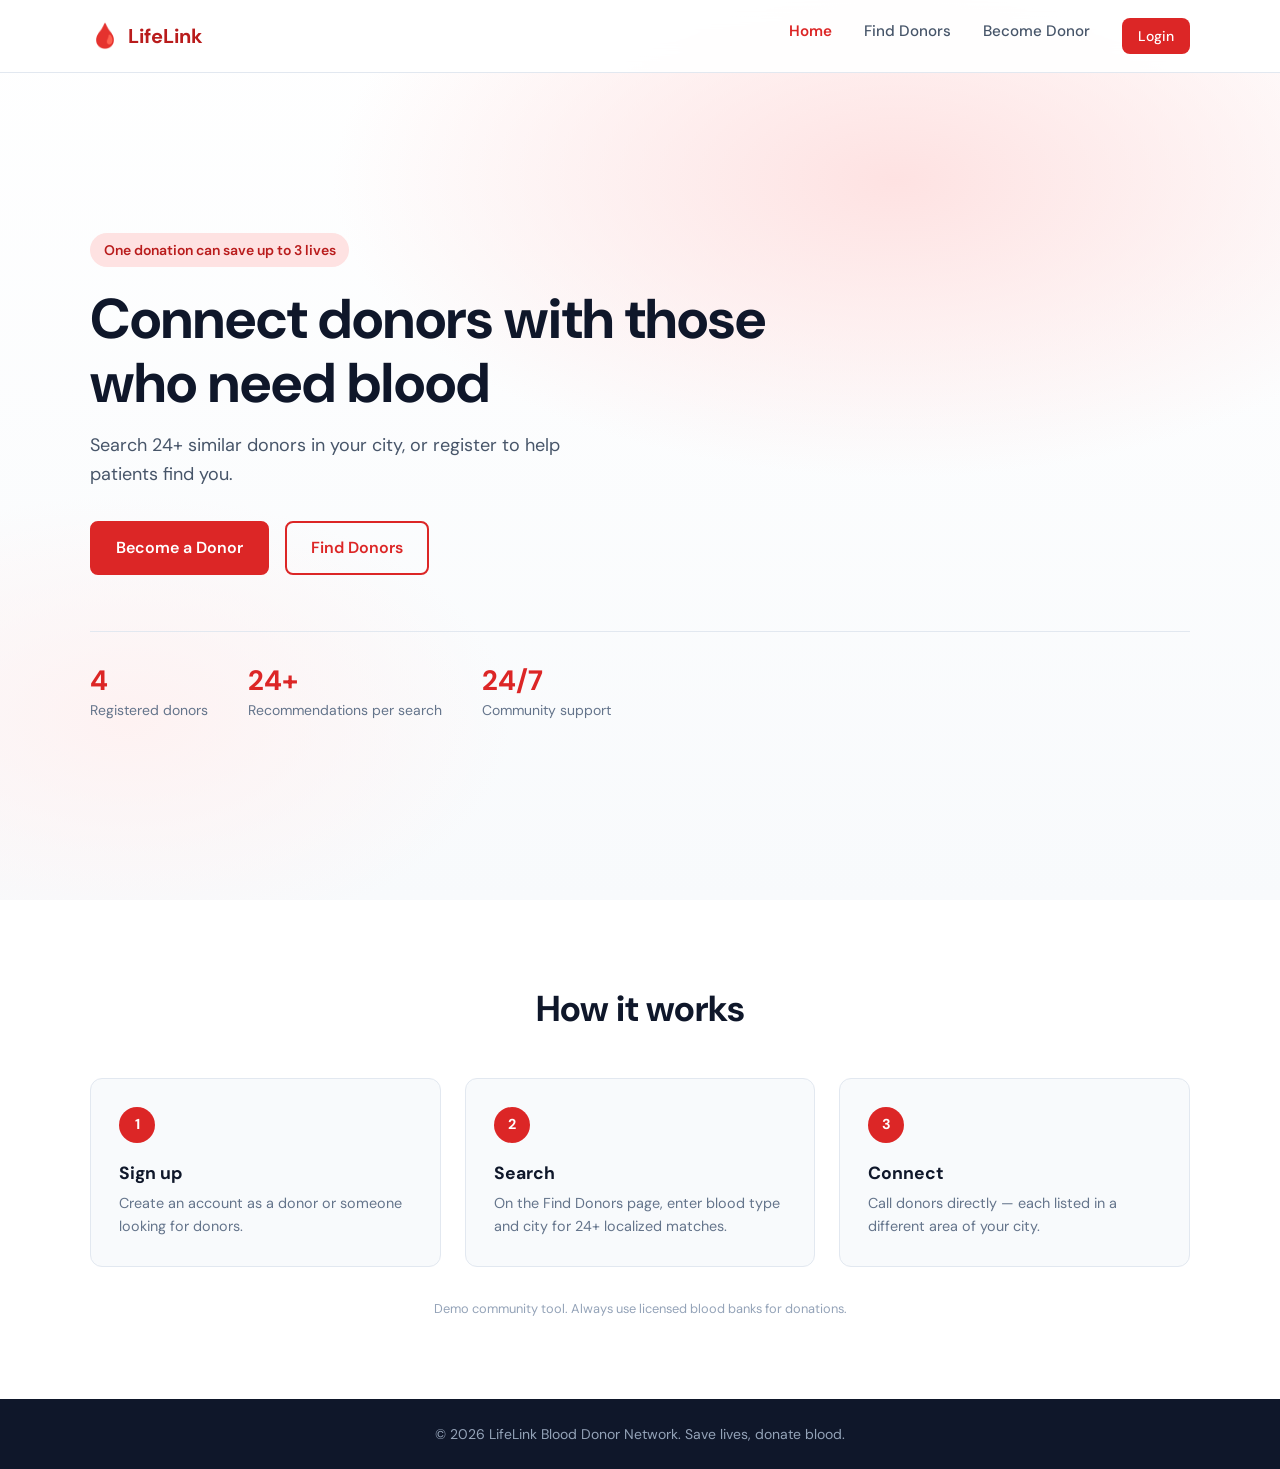
<file: index.html>
<!DOCTYPE html>
<html lang="en">
<head>
  <meta charset="UTF-8">
  <meta name="viewport" content="width=device-width, initial-scale=1.0">
  <title>LifeLink — Blood Donor Network</title>
  <link rel="preconnect" href="https://fonts.googleapis.com">
  <link rel="preconnect" href="https://fonts.gstatic.com" crossorigin>
  <link href="https://fonts.googleapis.com/css2?family=DM+Sans:ital,opsz,wght@0,9..40,400;0,9..40,500;0,9..40,600;0,9..40,700;1,9..40,400&display=swap" rel="stylesheet">
  <link rel="stylesheet" href="styles.css">
</head>
<body data-page="home">
  <header class="header">
    <nav class="nav container">
      <a href="index.html" class="logo">
        <span class="logo-icon">🩸</span>
        <span>LifeLink</span>
      </a>
      <ul class="nav-links">
        <li><a href="index.html" data-nav="home">Home</a></li>
        <li><a href="find-donors.html" data-nav="find">Find Donors</a></li>
        <li><a href="become-donor.html" data-nav="donor">Become Donor</a></li>
        <li class="nav-auth" id="nav-guest">
          <a href="login.html" class="btn btn-nav-signup">Login</a>
        </li>
        <li class="nav-auth nav-user" id="nav-user" hidden>
          <span class="nav-greeting">Hi, <strong id="nav-username"></strong></span>
          <button type="button" id="btn-logout" class="btn btn-nav-logout">Logout</button>
        </li>
      </ul>
      <button class="nav-toggle" aria-label="Toggle menu">
        <span></span><span></span><span></span>
      </button>
    </nav>
  </header>

  <main>
    <section id="home" class="hero">
      <div class="hero-bg"></div>
      <div class="container hero-content">
        <p class="hero-tag">One donation can save up to 3 lives</p>
        <h1>Connect donors with those who need blood</h1>
        <p class="hero-desc">Search 24+ similar donors in your city, or register to help patients find you.</p>
        <div class="hero-actions">
          <a href="become-donor.html" class="btn btn-primary">Become a Donor</a>
          <a href="find-donors.html" class="btn btn-outline">Find Donors</a>
        </div>
        <div class="hero-stats">
          <div class="stat">
            <strong id="stat-donors">0</strong>
            <span>Registered donors</span>
          </div>
          <div class="stat">
            <strong>24+</strong>
            <span>Recommendations per search</span>
          </div>
          <div class="stat">
            <strong>24/7</strong>
            <span>Community support</span>
          </div>
        </div>
      </div>
    </section>

    <section id="about" class="section about-section">
      <div class="container">
        <h2>How it works</h2>
        <div class="steps-grid">
          <article class="step-card">
            <span class="step-num">1</span>
            <h3>Sign up</h3>
            <p>Create an account as a donor or someone looking for donors.</p>
          </article>
          <article class="step-card">
            <span class="step-num">2</span>
            <h3>Search</h3>
            <p>On the Find Donors page, enter blood type and city for 24+ localized matches.</p>
          </article>
          <article class="step-card">
            <span class="step-num">3</span>
            <h3>Connect</h3>
            <p>Call donors directly — each listed in a different area of your city.</p>
          </article>
        </div>
        <p class="disclaimer">Demo community tool. Always use licensed blood banks for donations.</p>
      </div>
    </section>
  </main>

  <footer class="footer">
    <div class="container">
      <p>&copy; 2026 LifeLink Blood Donor Network. Save lives, donate blood.</p>
    </div>
  </footer>

  <script src="auth.js"></script>
  <script src="common.js"></script>
  <script>
    document.addEventListener('DOMContentLoaded', updateDonorCount);
  </script>
</body>
</html>
</file>
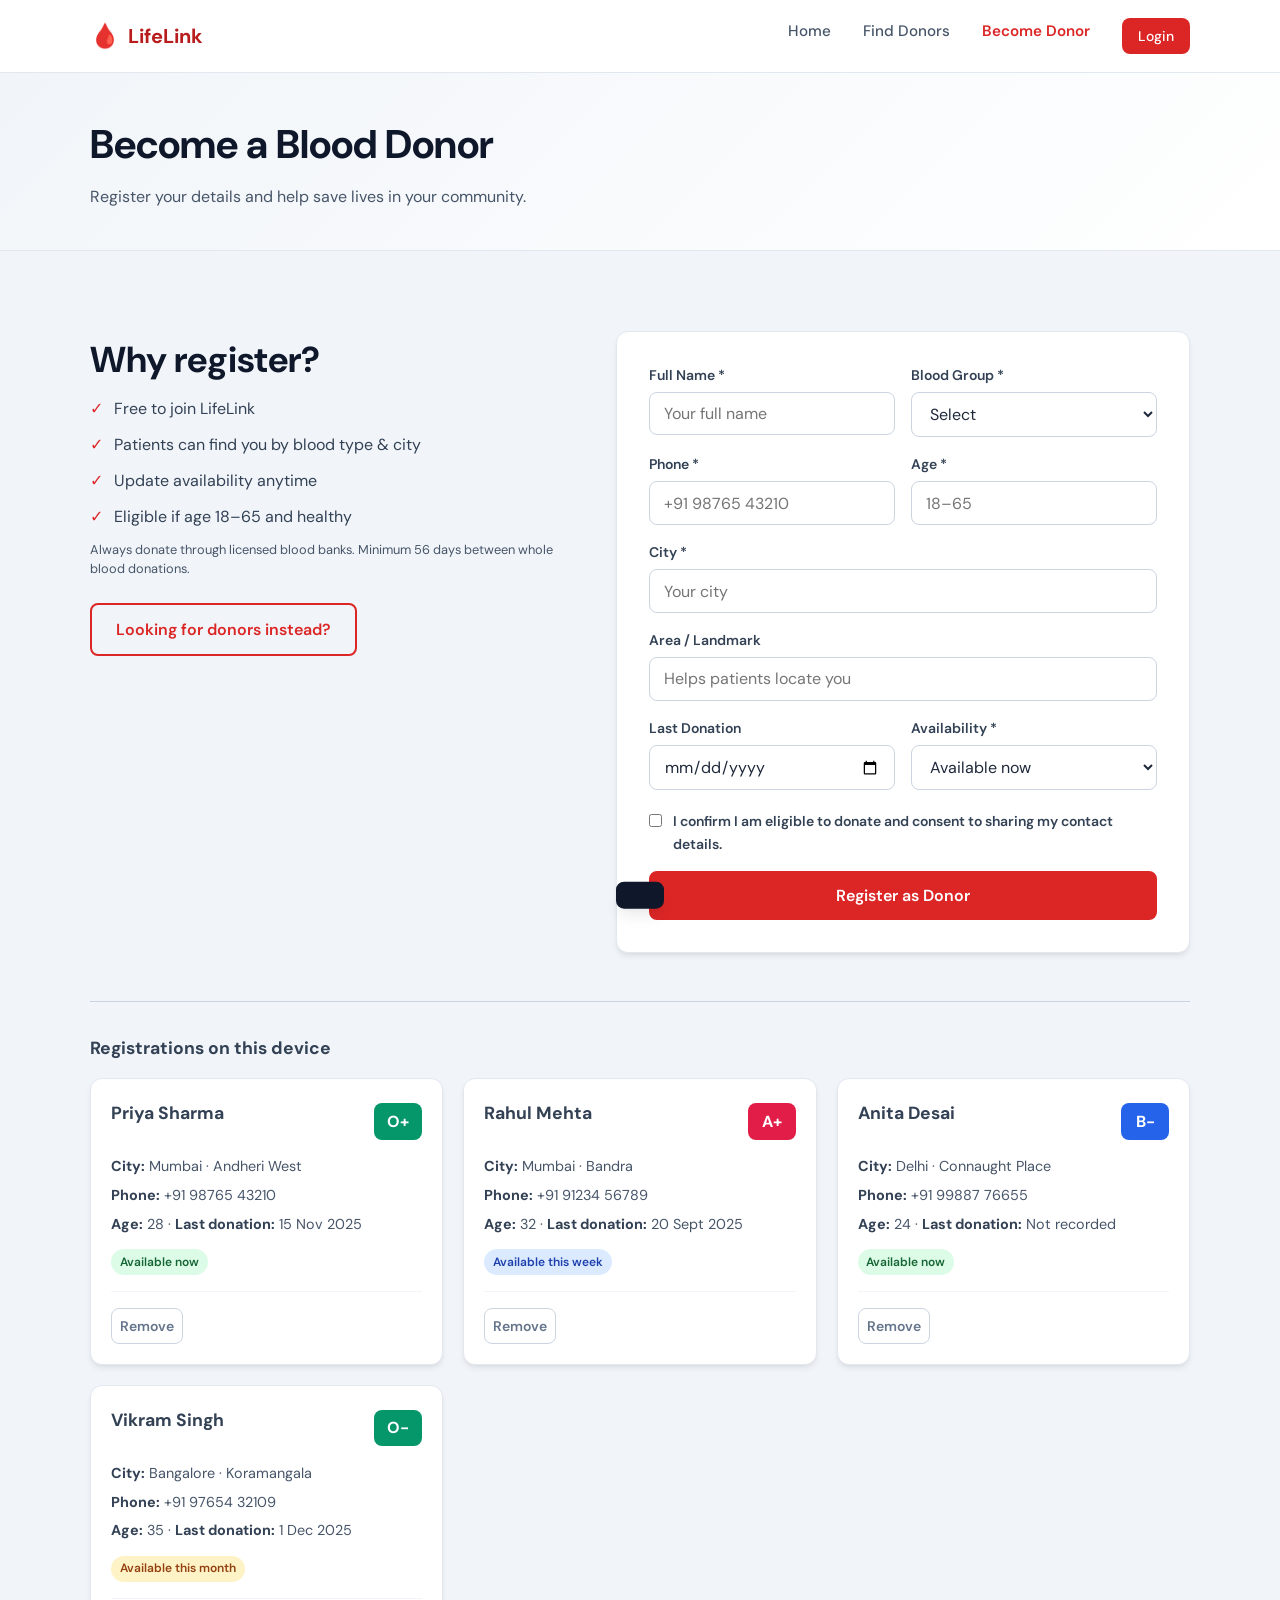
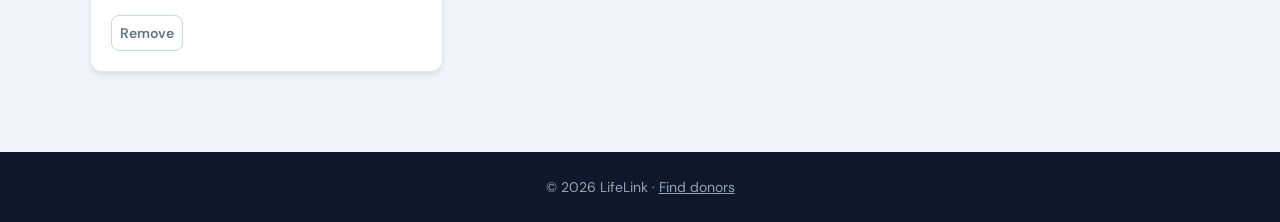
<file: become-donor.html>
<!DOCTYPE html>
<html lang="en">
<head>
  <meta charset="UTF-8">
  <meta name="viewport" content="width=device-width, initial-scale=1.0">
  <title>Become a Donor — LifeLink</title>
  <link rel="preconnect" href="https://fonts.googleapis.com">
  <link rel="preconnect" href="https://fonts.gstatic.com" crossorigin>
  <link href="https://fonts.googleapis.com/css2?family=DM+Sans:ital,opsz,wght@0,9..40,400;0,9..40,500;0,9..40,600;0,9..40,700&display=swap" rel="stylesheet">
  <link rel="stylesheet" href="styles.css">
</head>
<body data-page="donor">
  <header class="header">
    <nav class="nav container">
      <a href="index.html" class="logo">
        <span class="logo-icon">🩸</span>
        <span>LifeLink</span>
      </a>
      <ul class="nav-links">
        <li><a href="index.html">Home</a></li>
        <li><a href="find-donors.html" data-nav="find">Find Donors</a></li>
        <li><a href="become-donor.html" data-nav="donor">Become Donor</a></li>
        <li class="nav-auth" id="nav-guest">
          <a href="login.html" class="btn btn-nav-signup">Login</a>
        </li>
        <li class="nav-auth nav-user" id="nav-user" hidden>
          <span class="nav-greeting">Hi, <strong id="nav-username"></strong></span>
          <button type="button" id="btn-logout" class="btn btn-nav-logout">Logout</button>
        </li>
      </ul>
      <button class="nav-toggle" aria-label="Toggle menu"><span></span><span></span><span></span></button>
    </nav>
  </header>

  <main class="page-main">
    <section class="page-hero page-hero-donor">
      <div class="container">
        <h1>Become a Blood Donor</h1>
        <p>Register your details and help save lives in your community.</p>
      </div>
    </section>

    <section class="section register-section">
      <div class="container">
        <div class="register-layout">
          <div class="register-info">
            <h2>Why register?</h2>
            <ul class="benefits-list">
              <li>Free to join LifeLink</li>
              <li>Patients can find you by blood type &amp; city</li>
              <li>Update availability anytime</li>
              <li>Eligible if age 18–65 and healthy</li>
            </ul>
            <p class="disclaimer">Always donate through licensed blood banks. Minimum 56 days between whole blood donations.</p>
            <a href="find-donors.html" class="btn btn-outline">Looking for donors instead?</a>
          </div>

          <div>
            <p id="donor-welcome" class="login-banner" hidden></p>
            <form id="donor-form" class="donor-form">
              <div class="form-row">
                <div class="form-group">
                  <label for="name">Full Name *</label>
                  <input type="text" id="name" name="name" required placeholder="Your full name">
                </div>
                <div class="form-group">
                  <label for="blood-group">Blood Group *</label>
                  <select id="blood-group" name="bloodGroup" required>
                    <option value="">Select</option>
                    <option value="A+">A+</option>
                    <option value="A-">A-</option>
                    <option value="B+">B+</option>
                    <option value="B-">B-</option>
                    <option value="AB+">AB+</option>
                    <option value="AB-">AB-</option>
                    <option value="O+">O+</option>
                    <option value="O-">O-</option>
                  </select>
                </div>
              </div>
              <div class="form-row">
                <div class="form-group">
                  <label for="phone">Phone *</label>
                  <input type="tel" id="phone" name="phone" required placeholder="+91 98765 43210">
                </div>
                <div class="form-group">
                  <label for="age">Age *</label>
                  <input type="number" id="age" name="age" min="18" max="65" required placeholder="18–65">
                </div>
              </div>
              <div class="form-group">
                <label for="city">City *</label>
                <input type="text" id="city" name="city" required placeholder="Your city">
              </div>
              <div class="form-group">
                <label for="address">Area / Landmark</label>
                <input type="text" id="address" name="address" placeholder="Helps patients locate you">
              </div>
              <div class="form-row">
                <div class="form-group">
                  <label for="last-donation">Last Donation</label>
                  <input type="date" id="last-donation" name="lastDonation">
                </div>
                <div class="form-group">
                  <label for="availability">Availability *</label>
                  <select id="availability" name="availability" required>
                    <option value="available">Available now</option>
                    <option value="week">Available this week</option>
                    <option value="month">Available this month</option>
                    <option value="unavailable">Currently unavailable</option>
                  </select>
                </div>
              </div>
              <div class="form-group checkbox-group">
                <label class="checkbox-label">
                  <input type="checkbox" id="consent" required>
                  <span>I confirm I am eligible to donate and consent to sharing my contact details.</span>
                </label>
              </div>
              <button type="submit" class="btn btn-primary btn-block">Register as Donor</button>
            </form>
          </div>
        </div>

        <div id="registered-donors" class="my-donors" hidden>
          <h3>Registrations on this device</h3>
          <div id="my-donor-list" class="donor-cards"></div>
        </div>
      </div>
    </section>
  </main>

  <footer class="footer">
    <div class="container">
      <p>&copy; 2026 LifeLink · <a href="find-donors.html">Find donors</a></p>
    </div>
  </footer>

  <div id="toast" class="toast" role="status" aria-live="polite"></div>

  <script src="auth.js"></script>
  <script src="common.js"></script>
  <script src="become-donor.js"></script>
</body>
</html>
</file>
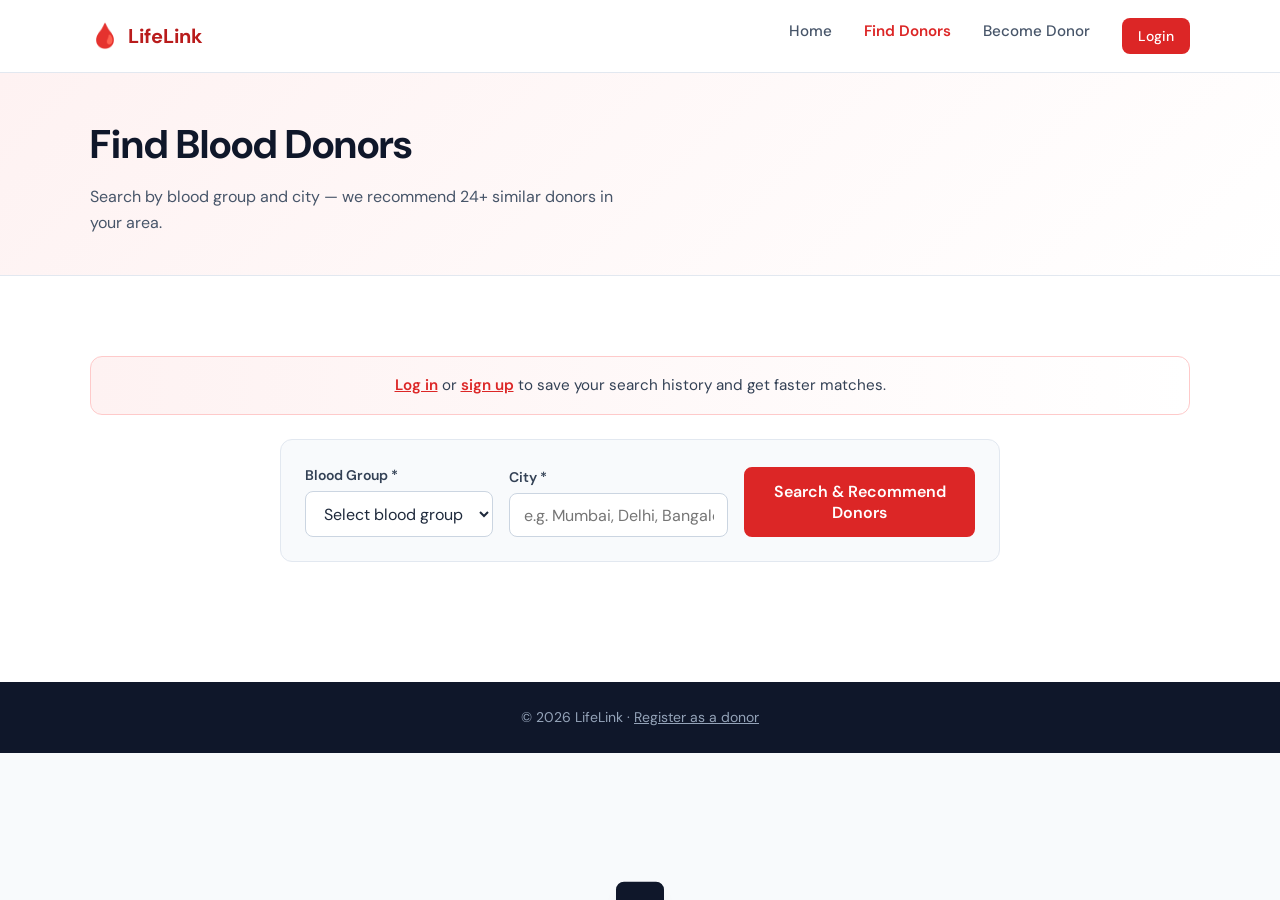
<file: find-donors.html>
<!DOCTYPE html>
<html lang="en">
<head>
  <meta charset="UTF-8">
  <meta name="viewport" content="width=device-width, initial-scale=1.0">
  <title>Find Donors — LifeLink</title>
  <link rel="preconnect" href="https://fonts.googleapis.com">
  <link rel="preconnect" href="https://fonts.gstatic.com" crossorigin>
  <link href="https://fonts.googleapis.com/css2?family=DM+Sans:ital,opsz,wght@0,9..40,400;0,9..40,500;0,9..40,600;0,9..40,700&display=swap" rel="stylesheet">
  <link rel="stylesheet" href="styles.css">
</head>
<body data-page="find">
  <header class="header">
    <nav class="nav container">
      <a href="index.html" class="logo">
        <span class="logo-icon">🩸</span>
        <span>LifeLink</span>
      </a>
      <ul class="nav-links">
        <li><a href="index.html">Home</a></li>
        <li><a href="find-donors.html" data-nav="find">Find Donors</a></li>
        <li><a href="become-donor.html" data-nav="donor">Become Donor</a></li>
        <li class="nav-auth" id="nav-guest">
          <a href="login.html" class="btn btn-nav-signup">Login</a>
        </li>
        <li class="nav-auth nav-user" id="nav-user" hidden>
          <span class="nav-greeting">Hi, <strong id="nav-username"></strong></span>
          <button type="button" id="btn-logout" class="btn btn-nav-logout">Logout</button>
        </li>
      </ul>
      <button class="nav-toggle" aria-label="Toggle menu"><span></span><span></span><span></span></button>
    </nav>
  </header>

  <main class="page-main">
    <section class="page-hero">
      <div class="container">
        <h1>Find Blood Donors</h1>
        <p id="find-donor-desc">Search by blood group and city — we recommend 24+ similar donors in your area.</p>
      </div>
    </section>

    <section class="section find-section">
      <div class="container">
        <div id="login-prompt" class="login-banner">
          <p><a href="login.html">Log in</a> or <a href="signup.html">sign up</a> to save your search history and get faster matches.</p>
        </div>

        <form id="search-form" class="search-form">
          <div class="form-group">
            <label for="search-blood">Blood Group *</label>
            <select id="search-blood" required>
              <option value="">Select blood group</option>
              <option value="A+">A+</option>
              <option value="A-">A-</option>
              <option value="B+">B+</option>
              <option value="B-">B-</option>
              <option value="AB+">AB+</option>
              <option value="AB-">AB-</option>
              <option value="O+">O+</option>
              <option value="O-">O-</option>
            </select>
          </div>
          <div class="form-group">
            <label for="search-city">City *</label>
            <input type="text" id="search-city" required placeholder="e.g. Mumbai, Delhi, Bangalore" autocomplete="address-level2">
          </div>
          <button type="submit" class="btn btn-primary">Search &amp; Recommend Donors</button>
        </form>

        <div id="recommended-section" class="recommended-section" hidden>
          <div class="recommended-header">
            <h2>24+ Recommended Donors</h2>
            <p id="recommended-desc"></p>
          </div>
          <div id="recommended-cards" class="donor-cards donor-cards-dense"></div>
        </div>

        <div id="registered-section" class="registered-section" hidden>
          <h3>Community registrations</h3>
          <p id="registered-count" class="results-count"></p>
          <div id="registered-cards" class="donor-cards"></div>
        </div>

        <div id="no-results" class="empty-state" hidden>
          <div class="empty-icon">🔍</div>
          <h3>No donors found</h3>
          <p>Enter a valid city and blood group to see recommendations.</p>
        </div>
      </div>
    </section>
  </main>

  <footer class="footer">
    <div class="container">
      <p>&copy; 2026 LifeLink · <a href="become-donor.html">Register as a donor</a></p>
    </div>
  </footer>

  <div id="toast" class="toast" role="status" aria-live="polite"></div>

  <script src="auth.js"></script>
  <script src="common.js"></script>
  <script src="donor-generator.js"></script>
  <script src="find-donors.js"></script>
</body>
</html>
</file>
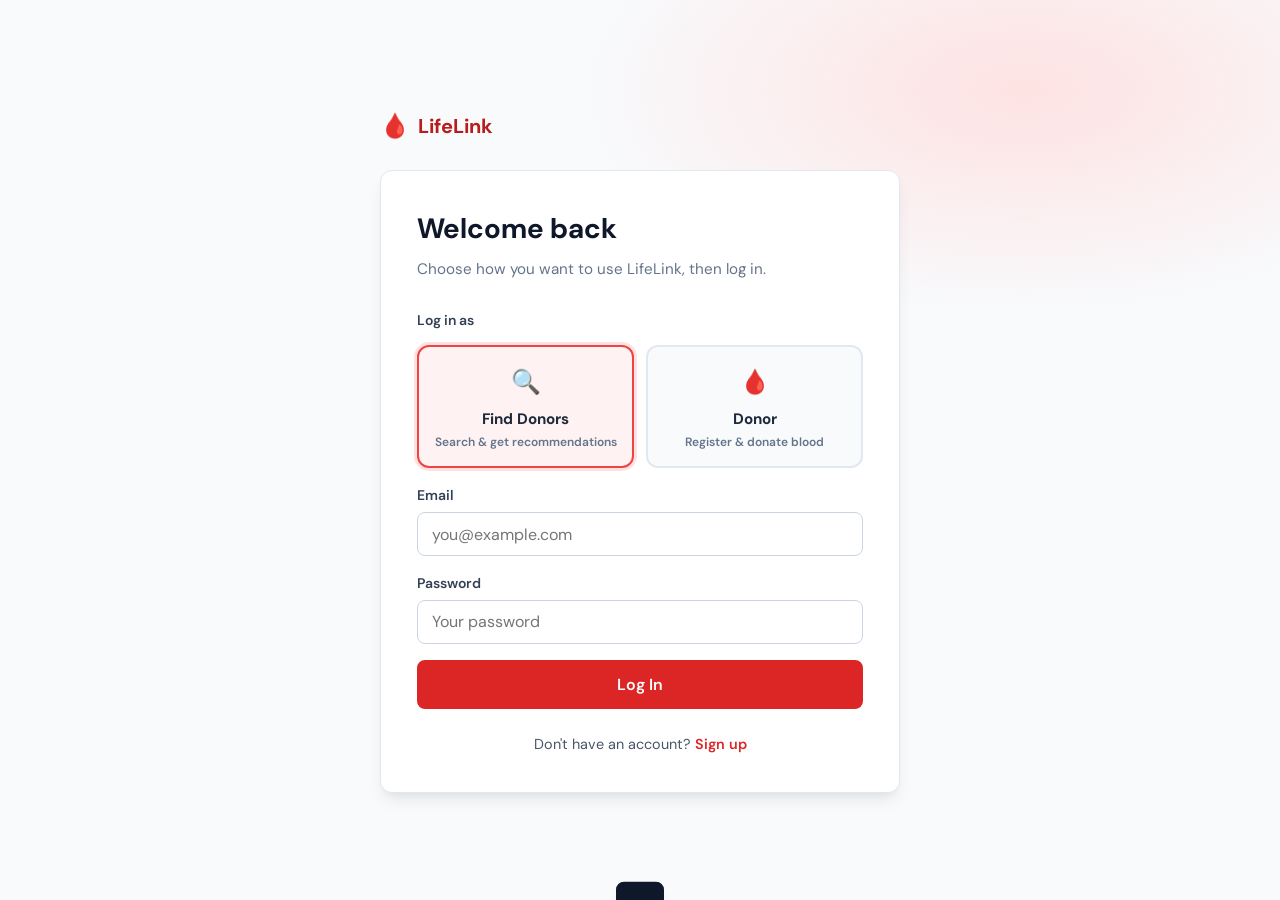
<file: login.html>
<!DOCTYPE html>
<html lang="en">
<head>
  <meta charset="UTF-8">
  <meta name="viewport" content="width=device-width, initial-scale=1.0">
  <title>Login — LifeLink</title>
  <link rel="preconnect" href="https://fonts.googleapis.com">
  <link rel="preconnect" href="https://fonts.gstatic.com" crossorigin>
  <link href="https://fonts.googleapis.com/css2?family=DM+Sans:ital,opsz,wght@0,9..40,400;0,9..40,500;0,9..40,600;0,9..40,700&display=swap" rel="stylesheet">
  <link rel="stylesheet" href="styles.css">
</head>
<body class="auth-page">
  <div class="auth-wrapper">
    <a href="index.html" class="logo auth-logo">
      <span class="logo-icon">🩸</span>
      <span>LifeLink</span>
    </a>

    <div class="auth-card">
      <h1>Welcome back</h1>
      <p class="auth-subtitle">Choose how you want to use LifeLink, then log in.</p>

      <form id="login-form" class="auth-form">
        <div class="form-group">
          <span class="field-label">Log in as</span>
          <div class="role-toggle" role="radiogroup" aria-label="Login type">
            <label class="role-option">
              <input type="radio" name="login-role" value="seeker" checked>
              <span class="role-option-card">
                <span class="role-icon" aria-hidden="true">🔍</span>
                <span class="role-title">Find Donors</span>
                <span class="role-desc">Search & get recommendations</span>
              </span>
            </label>
            <label class="role-option">
              <input type="radio" name="login-role" value="donor">
              <span class="role-option-card">
                <span class="role-icon" aria-hidden="true">🩸</span>
                <span class="role-title">Donor</span>
                <span class="role-desc">Register & donate blood</span>
              </span>
            </label>
          </div>
        </div>

        <div class="form-group">
          <label for="email">Email</label>
          <input type="email" id="email" name="email" required placeholder="you@example.com" autocomplete="email">
        </div>
        <div class="form-group">
          <label for="password">Password</label>
          <input type="password" id="password" name="password" required placeholder="Your password" autocomplete="current-password" minlength="6">
        </div>
        <p id="login-error" class="form-error" hidden></p>
        <button type="submit" class="btn btn-primary btn-block">Log In</button>
      </form>

      <p class="auth-footer">
        Don't have an account? <a href="signup.html">Sign up</a>
      </p>
    </div>
  </div>

  <div id="toast" class="toast" role="status" aria-live="polite"></div>
  <script src="auth.js"></script>
  <script>
    const params = new URLSearchParams(window.location.search);
    const roleFromUrl = params.get('role');
    if (roleFromUrl === 'donor' || roleFromUrl === 'seeker') {
      const radio = document.querySelector(`input[name="login-role"][value="${roleFromUrl}"]`);
      if (radio) radio.checked = true;
    }

    if (Auth.isLoggedIn()) {
      window.location.href = Auth.getHomeUrl();
    }

    document.getElementById('login-form').addEventListener('submit', (e) => {
      e.preventDefault();
      const errorEl = document.getElementById('login-error');
      errorEl.hidden = true;

      const role = document.querySelector('input[name="login-role"]:checked')?.value || 'seeker';

      const result = Auth.login(
        document.getElementById('email').value,
        document.getElementById('password').value,
        role
      );

      if (!result.ok) {
        errorEl.textContent = result.error;
        errorEl.hidden = false;
        return;
      }

      window.location.href = Auth.getHomeUrl(role);
    });
  </script>
</body>
</html>
</file>
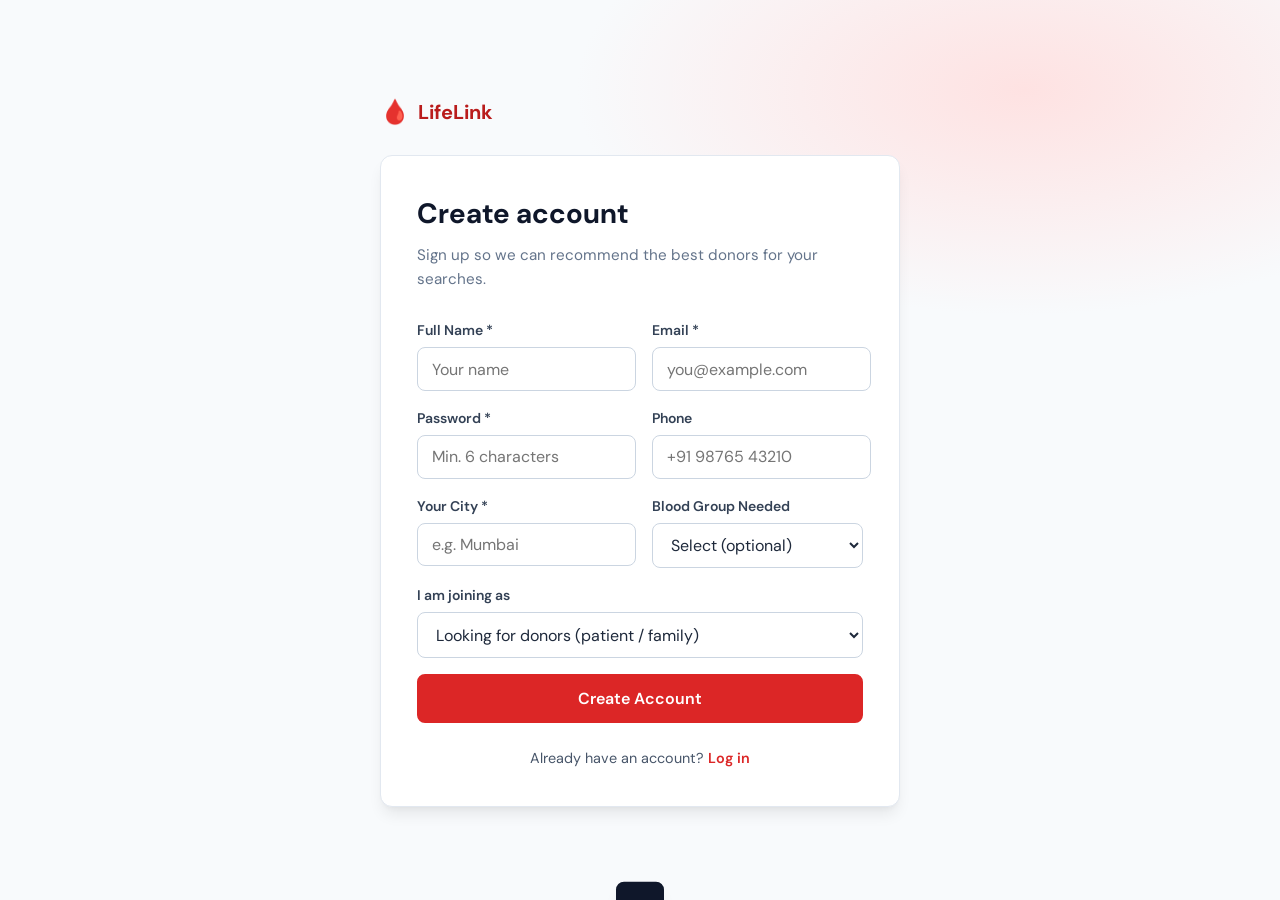
<file: signup.html>
<!DOCTYPE html>
<html lang="en">
<head>
  <meta charset="UTF-8">
  <meta name="viewport" content="width=device-width, initial-scale=1.0">
  <title>Sign Up — LifeLink</title>
  <link rel="preconnect" href="https://fonts.googleapis.com">
  <link rel="preconnect" href="https://fonts.gstatic.com" crossorigin>
  <link href="https://fonts.googleapis.com/css2?family=DM+Sans:ital,opsz,wght@0,9..40,400;0,9..40,500;0,9..40,600;0,9..40,700&display=swap" rel="stylesheet">
  <link rel="stylesheet" href="styles.css">
</head>
<body class="auth-page">
  <div class="auth-wrapper auth-wrapper-wide">
    <a href="index.html" class="logo auth-logo">
      <span class="logo-icon">🩸</span>
      <span>LifeLink</span>
    </a>

    <div class="auth-card auth-card-wide">
      <h1>Create account</h1>
      <p class="auth-subtitle">Sign up so we can recommend the best donors for your searches.</p>

      <form id="signup-form" class="auth-form">
        <div class="form-row">
          <div class="form-group">
            <label for="name">Full Name *</label>
            <input type="text" id="name" name="name" required placeholder="Your name">
          </div>
          <div class="form-group">
            <label for="email">Email *</label>
            <input type="email" id="email" name="email" required placeholder="you@example.com" autocomplete="email">
          </div>
        </div>

        <div class="form-row">
          <div class="form-group">
            <label for="password">Password *</label>
            <input type="password" id="password" name="password" required minlength="6" placeholder="Min. 6 characters" autocomplete="new-password">
          </div>
          <div class="form-group">
            <label for="phone">Phone</label>
            <input type="tel" id="phone" name="phone" placeholder="+91 98765 43210">
          </div>
        </div>

        <div class="form-row">
          <div class="form-group">
            <label for="city">Your City *</label>
            <input type="text" id="city" name="city" required placeholder="e.g. Mumbai">
          </div>
          <div class="form-group">
            <label for="blood-group">Blood Group Needed</label>
            <select id="blood-group" name="bloodGroup">
              <option value="">Select (optional)</option>
              <option value="A+">A+</option>
              <option value="A-">A-</option>
              <option value="B+">B+</option>
              <option value="B-">B-</option>
              <option value="AB+">AB+</option>
              <option value="AB-">AB-</option>
              <option value="O+">O+</option>
              <option value="O-">O-</option>
            </select>
          </div>
        </div>

        <div class="form-group">
          <label for="role">I am joining as</label>
          <select id="role" name="role">
            <option value="seeker">Looking for donors (patient / family)</option>
            <option value="donor">Blood donor</option>
          </select>
        </div>

        <p id="signup-error" class="form-error" hidden></p>
        <button type="submit" class="btn btn-primary btn-block">Create Account</button>
      </form>

      <p class="auth-footer">
        Already have an account? <a href="login.html">Log in</a>
      </p>
    </div>
  </div>

  <div id="toast" class="toast" role="status" aria-live="polite"></div>
  <script src="auth.js"></script>
  <script>
    if (Auth.isLoggedIn()) {
      window.location.href = 'index.html';
    }

    document.getElementById('signup-form').addEventListener('submit', (e) => {
      e.preventDefault();
      const errorEl = document.getElementById('signup-error');
      errorEl.hidden = true;

      const form = e.target;
      const result = Auth.register({
        name: form.name.value,
        email: form.email.value,
        password: form.password.value,
        city: form.city.value,
        bloodGroup: form['blood-group'].value,
        phone: form.phone.value,
        role: form.role.value,
      });

      if (!result.ok) {
        errorEl.textContent = result.error;
        errorEl.hidden = false;
        return;
      }

      window.location.href = Auth.getHomeUrl(result.user.role);
    });
  </script>
</body>
</html>
</file>
<file: styles.css>
/* LifeLink — Blood Donor Website */

:root {
  --red-50: #fef2f2;
  --red-100: #fee2e2;
  --red-200: #fecaca;
  --red-500: #ef4444;
  --red-600: #dc2626;
  --red-700: #b91c1c;
  --red-800: #991b1b;
  --slate-50: #f8fafc;
  --slate-100: #f1f5f9;
  --slate-200: #e2e8f0;
  --slate-300: #cbd5e1;
  --slate-400: #94a3b8;
  --slate-500: #64748b;
  --slate-600: #475569;
  --slate-700: #334155;
  --slate-800: #1e293b;
  --slate-900: #0f172a;
  --white: #ffffff;
  --shadow: 0 4px 6px -1px rgb(0 0 0 / 0.08), 0 2px 4px -2px rgb(0 0 0 / 0.06);
  --shadow-lg: 0 10px 15px -3px rgb(0 0 0 / 0.08), 0 4px 6px -4px rgb(0 0 0 / 0.06);
  --radius: 12px;
  --radius-sm: 8px;
  --font: "DM Sans", system-ui, sans-serif;
  --header-h: 72px;
}

*,
*::before,
*::after {
  box-sizing: border-box;
  margin: 0;
  padding: 0;
}

[hidden] {
  display: none !important;
}

html {
  scroll-behavior: smooth;
}

body {
  font-family: var(--font);
  color: var(--slate-800);
  background: var(--slate-50);
  line-height: 1.6;
  -webkit-font-smoothing: antialiased;
}

.container {
  width: min(1100px, 92%);
  margin-inline: auto;
}

/* Header */
.header {
  position: fixed;
  top: 0;
  left: 0;
  right: 0;
  z-index: 100;
  background: rgba(255, 255, 255, 0.92);
  backdrop-filter: blur(12px);
  border-bottom: 1px solid var(--slate-200);
}

.nav {
  display: flex;
  align-items: center;
  justify-content: space-between;
  height: var(--header-h);
}

.logo {
  display: flex;
  align-items: center;
  gap: 0.5rem;
  font-weight: 700;
  font-size: 1.25rem;
  color: var(--red-700);
  text-decoration: none;
}

.logo-icon {
  font-size: 1.5rem;
}

.nav-links {
  display: flex;
  gap: 2rem;
  list-style: none;
}

.nav-links a {
  color: var(--slate-600);
  text-decoration: none;
  font-weight: 500;
  font-size: 0.95rem;
  transition: color 0.2s;
}

.nav-links a:hover {
  color: var(--red-600);
}

.nav-toggle {
  display: none;
  flex-direction: column;
  gap: 5px;
  background: none;
  border: none;
  cursor: pointer;
  padding: 4px;
}

.nav-toggle span {
  width: 24px;
  height: 2px;
  background: var(--slate-700);
  border-radius: 2px;
  transition: transform 0.2s, opacity 0.2s;
}

.nav-toggle.active span:nth-child(1) {
  transform: translateY(7px) rotate(45deg);
}

.nav-toggle.active span:nth-child(2) {
  opacity: 0;
}

.nav-toggle.active span:nth-child(3) {
  transform: translateY(-7px) rotate(-45deg);
}

/* Hero */
.hero {
  position: relative;
  min-height: 100vh;
  display: flex;
  align-items: center;
  padding-top: var(--header-h);
  overflow: hidden;
}

.hero-bg {
  position: absolute;
  inset: 0;
  background:
    radial-gradient(ellipse 80% 60% at 70% 20%, var(--red-100) 0%, transparent 55%),
    radial-gradient(ellipse 60% 50% at 10% 80%, var(--red-50) 0%, transparent 50%),
    linear-gradient(180deg, var(--white) 0%, var(--slate-50) 100%);
  z-index: 0;
}

.hero-content {
  position: relative;
  z-index: 1;
  padding: 4rem 0 5rem;
}

.hero-tag {
  display: inline-block;
  background: var(--red-100);
  color: var(--red-700);
  font-size: 0.875rem;
  font-weight: 600;
  padding: 0.35rem 0.85rem;
  border-radius: 999px;
  margin-bottom: 1.25rem;
}

.hero h1 {
  font-size: clamp(2.25rem, 5vw, 3.5rem);
  font-weight: 700;
  line-height: 1.15;
  color: var(--slate-900);
  max-width: 18ch;
  margin-bottom: 1rem;
}

.hero-desc {
  font-size: 1.125rem;
  color: var(--slate-600);
  max-width: 42ch;
  margin-bottom: 2rem;
}

.hero-actions {
  display: flex;
  flex-wrap: wrap;
  gap: 1rem;
  margin-bottom: 3.5rem;
}

.hero-stats {
  display: flex;
  flex-wrap: wrap;
  gap: 2.5rem;
  padding-top: 2rem;
  border-top: 1px solid var(--slate-200);
}

.stat strong {
  display: block;
  font-size: 1.75rem;
  color: var(--red-600);
  line-height: 1.2;
}

.stat span {
  font-size: 0.875rem;
  color: var(--slate-500);
}

/* Buttons */
.btn {
  display: inline-flex;
  align-items: center;
  justify-content: center;
  padding: 0.75rem 1.5rem;
  font-family: inherit;
  font-size: 1rem;
  font-weight: 600;
  border-radius: var(--radius-sm);
  text-decoration: none;
  border: 2px solid transparent;
  cursor: pointer;
  transition: background 0.2s, color 0.2s, border-color 0.2s, transform 0.15s;
}

.btn:active {
  transform: scale(0.98);
}

.btn-primary {
  background: var(--red-600);
  color: var(--white);
  border-color: var(--red-600);
}

.btn-primary:hover {
  background: var(--red-700);
  border-color: var(--red-700);
}

.btn-outline {
  background: transparent;
  color: var(--red-600);
  border-color: var(--red-600);
}

.btn-outline:hover {
  background: var(--red-50);
}

.btn-block {
  width: 100%;
}

.btn-danger {
  background: transparent;
  color: var(--slate-500);
  border: 1px solid var(--slate-300);
  padding: 0.4rem 0.75rem;
  font-size: 0.8rem;
}

.btn-danger:hover {
  background: var(--red-50);
  color: var(--red-600);
  border-color: var(--red-200);
}

/* Sections */
.section {
  padding: 5rem 0;
}

.section-header {
  text-align: center;
  margin-bottom: 2.5rem;
}

.section-header h2,
.register-info h2,
.about-section h2 {
  font-size: clamp(1.75rem, 3vw, 2.25rem);
  color: var(--slate-900);
  margin-bottom: 0.5rem;
}

.section-header p {
  color: var(--slate-500);
  max-width: 40ch;
  margin-inline: auto;
}

.find-section {
  background: var(--white);
}

.register-section {
  background: var(--slate-100);
}

/* Search form */
.search-form {
  display: grid;
  grid-template-columns: 1fr 1fr auto;
  gap: 1rem;
  align-items: end;
  max-width: 720px;
  margin: 0 auto 2.5rem;
  padding: 1.5rem;
  background: var(--slate-50);
  border-radius: var(--radius);
  border: 1px solid var(--slate-200);
}

/* Forms */
.form-group {
  display: flex;
  flex-direction: column;
  gap: 0.35rem;
}

.form-group label {
  font-size: 0.875rem;
  font-weight: 600;
  color: var(--slate-700);
}

.form-group input,
.form-group select {
  padding: 0.65rem 0.85rem;
  font-family: inherit;
  font-size: 1rem;
  border: 1px solid var(--slate-300);
  border-radius: var(--radius-sm);
  background: var(--white);
  color: var(--slate-800);
  transition: border-color 0.2s, box-shadow 0.2s;
}

.form-group input:focus,
.form-group select:focus {
  outline: none;
  border-color: var(--red-500);
  box-shadow: 0 0 0 3px var(--red-100);
}

.form-row {
  display: grid;
  grid-template-columns: 1fr 1fr;
  gap: 1rem;
}

.checkbox-group {
  margin-top: 0.25rem;
}

.checkbox-label {
  display: flex;
  align-items: flex-start;
  gap: 0.65rem;
  font-size: 0.875rem;
  font-weight: 400;
  color: var(--slate-600);
  cursor: pointer;
}

.checkbox-label input {
  margin-top: 0.2rem;
  accent-color: var(--red-600);
}

/* Register layout */
.register-layout {
  display: grid;
  grid-template-columns: 1fr 1.2fr;
  gap: 3rem;
  align-items: start;
}

.register-info p {
  color: var(--slate-600);
  margin-bottom: 1.5rem;
}

.benefits-list {
  list-style: none;
}

.benefits-list li {
  position: relative;
  padding-left: 1.5rem;
  margin-bottom: 0.65rem;
  color: var(--slate-700);
}

.benefits-list li::before {
  content: "✓";
  position: absolute;
  left: 0;
  color: var(--red-600);
  font-weight: 700;
}

.donor-form {
  background: var(--white);
  padding: 2rem;
  border-radius: var(--radius);
  box-shadow: var(--shadow);
  border: 1px solid var(--slate-200);
  display: flex;
  flex-direction: column;
  gap: 1rem;
}

/* Donor cards */
.results-count {
  font-size: 0.9rem;
  color: var(--slate-500);
  margin-bottom: 1rem;
}

.donor-cards {
  display: grid;
  grid-template-columns: repeat(auto-fill, minmax(280px, 1fr));
  gap: 1.25rem;
}

.donor-card {
  background: var(--white);
  border: 1px solid var(--slate-200);
  border-radius: var(--radius);
  padding: 1.25rem;
  box-shadow: var(--shadow);
  transition: box-shadow 0.2s, transform 0.2s;
}

.donor-card:hover {
  box-shadow: var(--shadow-lg);
  transform: translateY(-2px);
}

.donor-card-header {
  display: flex;
  align-items: center;
  justify-content: space-between;
  margin-bottom: 0.75rem;
}

.donor-card h3 {
  font-size: 1.1rem;
  color: var(--slate-900);
}

.blood-badge {
  display: inline-flex;
  align-items: center;
  justify-content: center;
  min-width: 3rem;
  padding: 0.35rem 0.65rem;
  font-weight: 700;
  font-size: 1rem;
  border-radius: var(--radius-sm);
  color: var(--white);
}

.blood-A\+, .blood-A\- { background: #e11d48; }
.blood-B\+, .blood-B\- { background: #2563eb; }
.blood-AB\+, .blood-AB\- { background: #7c3aed; }
.blood-O\+, .blood-O\- { background: #059669; }

.donor-meta {
  font-size: 0.9rem;
  color: var(--slate-600);
  margin-bottom: 0.35rem;
}

.donor-meta strong {
  color: var(--slate-700);
}

.availability-tag {
  display: inline-block;
  font-size: 0.75rem;
  font-weight: 600;
  padding: 0.2rem 0.55rem;
  border-radius: 999px;
  margin-top: 0.5rem;
}

.availability-available {
  background: #dcfce7;
  color: #166534;
}

.availability-week {
  background: #dbeafe;
  color: #1e40af;
}

.availability-month {
  background: #fef3c7;
  color: #92400e;
}

.availability-unavailable {
  background: var(--slate-200);
  color: var(--slate-600);
}

.donor-card-actions {
  display: flex;
  gap: 0.5rem;
  margin-top: 1rem;
  padding-top: 1rem;
  border-top: 1px solid var(--slate-100);
}

.donor-card-actions .btn {
  flex: 1;
  font-size: 0.875rem;
  padding: 0.5rem;
}

.donor-card-actions .btn-danger {
  flex: 0;
}

/* Empty state */
.empty-state {
  text-align: center;
  padding: 3rem 1rem;
  background: var(--slate-50);
  border-radius: var(--radius);
  border: 1px dashed var(--slate-300);
}

.empty-icon {
  font-size: 3rem;
  margin-bottom: 1rem;
}

.empty-state h3 {
  color: var(--slate-800);
  margin-bottom: 0.5rem;
}

.empty-state p {
  color: var(--slate-500);
  margin-bottom: 1.5rem;
}

/* My donors */
.my-donors {
  margin-top: 3rem;
  padding-top: 2rem;
  border-top: 1px solid var(--slate-300);
}

.my-donors h3 {
  font-size: 1.1rem;
  margin-bottom: 1rem;
  color: var(--slate-700);
}

/* About */
.about-section {
  background: var(--white);
  text-align: center;
}

.steps-grid {
  display: grid;
  grid-template-columns: repeat(3, 1fr);
  gap: 1.5rem;
  margin: 2.5rem 0 2rem;
}

.step-card {
  padding: 1.75rem;
  background: var(--slate-50);
  border-radius: var(--radius);
  border: 1px solid var(--slate-200);
  text-align: left;
}

.step-num {
  display: inline-flex;
  align-items: center;
  justify-content: center;
  width: 2.25rem;
  height: 2.25rem;
  background: var(--red-600);
  color: var(--white);
  font-weight: 700;
  border-radius: 50%;
  margin-bottom: 1rem;
  font-size: 0.9rem;
}

.step-card h3 {
  font-size: 1.1rem;
  margin-bottom: 0.35rem;
  color: var(--slate-900);
}

.step-card p {
  font-size: 0.9rem;
  color: var(--slate-500);
}

.disclaimer {
  font-size: 0.8rem;
  color: var(--slate-400);
  max-width: 60ch;
  margin-inline: auto;
  line-height: 1.5;
}

/* Footer */
.footer {
  background: var(--slate-900);
  color: var(--slate-400);
  padding: 1.5rem 0;
  text-align: center;
  font-size: 0.875rem;
}

/* Toast */
.toast {
  position: fixed;
  bottom: 1.5rem;
  left: 50%;
  transform: translateX(-50%) translateY(120%);
  background: var(--slate-900);
  color: var(--white);
  padding: 0.85rem 1.5rem;
  border-radius: var(--radius-sm);
  font-size: 0.9rem;
  font-weight: 500;
  box-shadow: var(--shadow-lg);
  z-index: 200;
  transition: transform 0.3s ease;
  max-width: 90%;
  text-align: center;
}

.toast.show {
  transform: translateX(-50%) translateY(0);
}

.toast.success {
  background: #166534;
}

.toast.error {
  background: var(--red-700);
}

/* Responsive */
@media (max-width: 900px) {
  .register-layout {
    grid-template-columns: 1fr;
  }

  .steps-grid {
    grid-template-columns: 1fr;
  }

  .search-form {
    grid-template-columns: 1fr;
  }
}

@media (max-width: 768px) {
  .nav-toggle {
    display: flex;
  }

  .nav-links {
    position: fixed;
    top: var(--header-h);
    left: 0;
    right: 0;
    flex-direction: column;
    background: var(--white);
    padding: 1.5rem 2rem;
    gap: 1rem;
    border-bottom: 1px solid var(--slate-200);
    transform: translateY(-120%);
    opacity: 0;
    pointer-events: none;
    transition: transform 0.25s, opacity 0.25s;
  }

  .nav-links.open {
    transform: translateY(0);
    opacity: 1;
    pointer-events: auto;
  }

  .form-row {
    grid-template-columns: 1fr;
  }

  .hero-stats {
    gap: 1.5rem;
  }

  .nav-auth {
    flex-direction: column;
    align-items: flex-start !important;
    width: 100%;
    padding-top: 0.5rem;
    border-top: 1px solid var(--slate-200);
  }
}

/* Nav auth */
.nav-auth {
  display: flex;
  align-items: center;
  gap: 0.75rem;
}

.nav-link-muted {
  color: var(--slate-600) !important;
  font-weight: 500;
}

.btn-nav-signup {
  padding: 0.45rem 1rem !important;
  font-size: 0.875rem !important;
  background: var(--red-600);
  color: var(--white) !important;
  border-radius: var(--radius-sm);
  border: none;
}

.btn-nav-signup:hover {
  background: var(--red-700);
  color: var(--white) !important;
}

.nav-greeting {
  font-size: 0.9rem;
  color: var(--slate-600);
}

.nav-greeting strong {
  color: var(--slate-800);
}

.btn-nav-logout {
  padding: 0.4rem 0.85rem;
  font-size: 0.8rem;
  font-family: inherit;
  font-weight: 600;
  background: transparent;
  border: 1px solid var(--slate-300);
  border-radius: var(--radius-sm);
  color: var(--slate-600);
  cursor: pointer;
}

.btn-nav-logout:hover {
  border-color: var(--red-300);
  color: var(--red-600);
  background: var(--red-50);
}

/* Login banner */
.login-banner {
  background: linear-gradient(90deg, var(--red-50), var(--white));
  border: 1px solid var(--red-200);
  border-radius: var(--radius);
  padding: 1rem 1.25rem;
  margin-bottom: 1.5rem;
  text-align: center;
  font-size: 0.95rem;
  color: var(--slate-700);
}

.login-banner a {
  color: var(--red-600);
  font-weight: 600;
}

/* Recommendations */
.recommended-section {
  margin-bottom: 2.5rem;
  padding: 1.5rem;
  background: linear-gradient(135deg, var(--red-50) 0%, var(--white) 100%);
  border: 1px solid var(--red-200);
  border-radius: var(--radius);
}

.recommended-header {
  margin-bottom: 1.25rem;
}

.recommended-header h3 {
  font-size: 1.25rem;
  color: var(--red-800);
  margin-bottom: 0.25rem;
}

.recommended-header p {
  font-size: 0.9rem;
  color: var(--slate-600);
}

.donor-card-recommended {
  border-color: var(--red-200);
  position: relative;
}

.recommend-badge {
  display: inline-block;
  font-size: 0.75rem;
  font-weight: 700;
  color: var(--red-700);
  background: var(--red-100);
  padding: 0.2rem 0.6rem;
  border-radius: 999px;
  margin-bottom: 0.5rem;
}

.match-reason {
  font-size: 0.8rem;
  color: var(--slate-500);
  margin-bottom: 0.5rem;
  font-style: italic;
}

/* Auth pages */
.auth-page {
  min-height: 100vh;
  display: flex;
  align-items: center;
  justify-content: center;
  background:
    radial-gradient(ellipse 70% 50% at 80% 10%, var(--red-100) 0%, transparent 50%),
    var(--slate-50);
  padding: 2rem 1rem;
}

.auth-wrapper {
  width: min(480px, 100%);
  margin-inline: auto;
}

.auth-wrapper-wide {
  width: min(560px, 100%);
}

.auth-logo {
  display: inline-flex;
  margin-bottom: 1.5rem;
  text-decoration: none;
}

.auth-card {
  background: var(--white);
  padding: 2.25rem;
  border-radius: var(--radius);
  box-shadow: var(--shadow-lg);
  border: 1px solid var(--slate-200);
}

.auth-card h1 {
  font-size: 1.75rem;
  color: var(--slate-900);
  margin-bottom: 0.35rem;
}

.auth-subtitle {
  color: var(--slate-500);
  font-size: 0.95rem;
  margin-bottom: 1.75rem;
}

.auth-form {
  display: flex;
  flex-direction: column;
  gap: 1rem;
}

.auth-footer {
  text-align: center;
  margin-top: 1.5rem;
  font-size: 0.9rem;
  color: var(--slate-600);
}

.auth-footer a {
  color: var(--red-600);
  font-weight: 600;
  text-decoration: none;
}

.auth-footer a:hover {
  text-decoration: underline;
}

.form-error {
  color: var(--red-600);
  font-size: 0.875rem;
  background: var(--red-50);
  padding: 0.65rem 0.85rem;
  border-radius: var(--radius-sm);
  border: 1px solid var(--red-200);
}

/* Role toggle (login / signup) */
.field-label {
  display: block;
  font-size: 0.875rem;
  font-weight: 600;
  color: var(--slate-700);
  margin-bottom: 0.5rem;
}

.role-toggle {
  display: grid;
  grid-template-columns: 1fr 1fr;
  gap: 0.75rem;
}

.role-option {
  cursor: pointer;
}

.role-option input {
  position: absolute;
  opacity: 0;
  width: 0;
  height: 0;
}

.role-option-card {
  display: flex;
  flex-direction: column;
  align-items: center;
  text-align: center;
  padding: 1rem 0.75rem;
  border: 2px solid var(--slate-200);
  border-radius: var(--radius);
  background: var(--slate-50);
  transition: border-color 0.2s, background 0.2s, box-shadow 0.2s;
}

.role-option input:checked + .role-option-card {
  border-color: var(--red-500);
  background: var(--red-50);
  box-shadow: 0 0 0 3px var(--red-100);
}

.role-option:hover .role-option-card {
  border-color: var(--red-300);
}

.role-icon {
  font-size: 1.5rem;
  margin-bottom: 0.35rem;
}

.role-title {
  font-weight: 700;
  font-size: 0.95rem;
  color: var(--slate-800);
}

.role-desc {
  font-size: 0.75rem;
  color: var(--slate-500);
  margin-top: 0.2rem;
  line-height: 1.3;
}

.auth-wrapper {
  width: min(520px, 100%);
}

/* Sub-pages */
.page-main {
  padding-top: var(--header-h);
}

.page-hero {
  background: linear-gradient(135deg, var(--red-50) 0%, var(--white) 100%);
  border-bottom: 1px solid var(--slate-200);
  padding: 2.5rem 0;
}

.page-hero h1 {
  font-size: clamp(1.75rem, 4vw, 2.5rem);
  color: var(--slate-900);
  margin-bottom: 0.5rem;
}

.page-hero p {
  color: var(--slate-600);
  max-width: 50ch;
}

.page-hero-donor {
  background: linear-gradient(135deg, var(--slate-100) 0%, var(--white) 100%);
}

.nav-links a.nav-active {
  color: var(--red-600);
  font-weight: 600;
}

.registered-section {
  margin-top: 3rem;
  padding-top: 2rem;
  border-top: 1px solid var(--slate-200);
}

.registered-section h3 {
  font-size: 1.2rem;
  color: var(--slate-800);
  margin-bottom: 0.5rem;
}

.donor-cards-dense {
  grid-template-columns: repeat(auto-fill, minmax(260px, 1fr));
}

.recommended-section h2 {
  font-size: 1.35rem;
  color: var(--red-800);
  margin-bottom: 0.25rem;
}

.footer a {
  color: var(--slate-400);
  text-decoration: underline;
}

.footer a:hover {
  color: var(--white);
}
</file>
